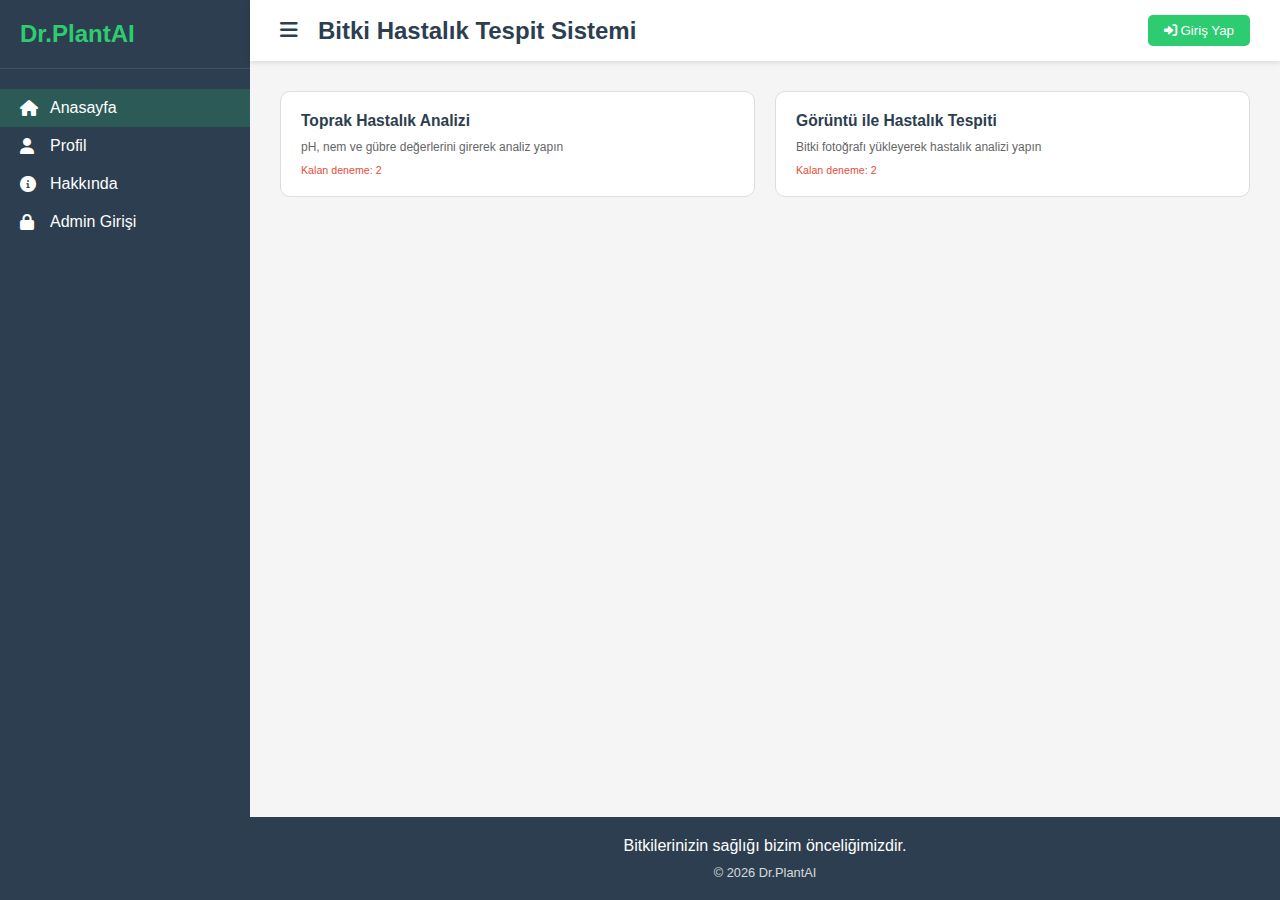
<file: frontend/index.html>
<!DOCTYPE html>
<html lang="tr">
<head>
    <meta charset="UTF-8">
    <meta name="viewport" content="width=device-width, initial-scale=1.0">
    <title>Bitki Hastalık Tespit</title>
    <link rel="stylesheet" href="styles.css">
    <link rel="stylesheet" href="https://cdnjs.cloudflare.com/ajax/libs/font-awesome/6.0.0/css/all.min.css">
</head>
<body>
    <!-- Login Modal -->
    <div id="loginModal" class="modal" style="display: none;">
        <div class="modal-content">
            <span class="close-modal">&times;</span>
            <h2>Giriş Yap</h2>
            <form id="loginForm" onsubmit="handleLogin(event)">
                <div class="form-group">
                    <label>E-posta:</label>
                    <input type="email" name="email" required>
                </div>
                <div class="form-group">
                    <label>Şifre:</label>
                    <input type="password" name="password" required>
                </div>
                <div class="button-group">
                    <button type="submit" class="login-submit">Giriş Yap</button>
                </div>
                <p class="register-link">Hesabınız yok mu? <a href="#" onclick="toggleRegisterModal()">Kayıt Ol</a></p>
            </form>
        </div>
    </div>

    <!-- Register Modal -->
    <div id="registerModal" class="modal" style="display: none;">
        <div class="modal-content">
            <span class="close-modal">&times;</span>
            <h2>Kayıt Ol</h2>
            <form id="registerForm" onsubmit="handleRegister(event)">
                <div class="form-group">
                    <label>Ad Soyad:</label>
                    <input type="text" name="fullName" required>
                </div>
                <div class="form-group">
                    <label>E-posta:</label>
                    <input type="email" name="email" required>
                </div>
                <div class="form-group">
                    <label>Şifre:</label>
                    <input type="password" name="password" required>
                </div>
                <div class="form-group">
                    <label>Şifre Tekrar:</label>
                    <input type="password" name="passwordConfirm" required>
                </div>
                <div class="button-group">
                    <button type="submit" class="login-submit">Kayıt Ol</button>
                </div>
                <p class="register-link">Zaten hesabınız var mı? <a href="#" onclick="toggleLoginModal()">Giriş Yap</a></p>
            </form>
        </div>
    </div>

    <div class="container">
        <!-- Sidebar -->
        <aside class="sidebar">
            <div class="sidebar-header">
                <h2>Dr.PlantAI</h2>
            </div>
            <nav class="sidebar-nav">
                <ul>
                    <li class="active">
                        <a href="index.html"><i class="fas fa-home"></i> Anasayfa</a>
                    </li>
                    <li>
                        <a href="profile.html"><i class="fas fa-user"></i> Profil</a>
                    </li>
                    <li>
                        <a href="about.html"><i class="fas fa-info-circle"></i> Hakkında</a>
                    </li>
                    <li>
                        <a href="admin-login.html"><i class="fas fa-lock"></i> Admin Girişi</a>
                    </li>
                </ul>
            </nav>
        </aside>

        <div class="main-content">
            <!-- Header -->
            <header class="header">
                <div class="header-left">
                    <button id="sidebar-toggle" class="sidebar-toggle">
                        <i class="fas fa-bars"></i>
                    </button>
                    <h1>Bitki Hastalık Tespit Sistemi</h1>
                </div>
                <div class="header-right">
                    <button class="login-button">
                        <i class="fas fa-sign-in-alt"></i> Giriş Yap
                    </button>
                </div>
            </header>

            <!-- Main Content -->
            <main class="content">
                <div id="trialError" class="trial-error" style="display: none;"></div>

                <div class="analysis-buttons">
                    <button class="analysis-choice-button" onclick="toggleSection('soil')">
                        <h3>Toprak Hastalık Analizi</h3>
                        <p>pH, nem ve gübre değerlerini girerek analiz yapın</p>
                        <small class="trials-left" id="soilTrials">Kalan deneme: 2</small>
                    </button>
                    <button class="analysis-choice-button" onclick="toggleSection('image')">
                        <h3>Görüntü ile Hastalık Tespiti</h3>
                        <p>Bitki fotoğrafı yükleyerek hastalık analizi yapın</p>
                        <small class="trials-left" id="imageTrials">Kalan deneme: 2</small>
                    </button>
                </div>

                <div id="soilPanel" class="analysis-panel soil-panel" style="display: none;">
                    <div class="analysis-content">
                        <button class="close-button" onclick="toggleSection('soil')">×</button>
                        <div class="analysis-form">
                            <h2>Toprak Hastalık Analizi</h2>
                            <form id="soilForm" onsubmit="handleSoilAnalysis(event)">
                                <div class="form-group">
                                    <label>pH Değeri:</label>
                                    <input type="number" step="0.1" name="ph" placeholder="6.0-8.0 arası bir değer girin" required>
                                </div>

                                <div class="form-group">
                                    <label>Nem Oranı (%):</label>
                                    <input type="number" name="moisture" placeholder="0-100 arası bir değer girin" required>
                                </div>

                                <div class="form-group">
                                    <label>Gübre Miktarı (kg/m²):</label>
                                    <input type="number" step="0.1" name="fertilizer" placeholder="Gübre miktarını girin" required>
                                </div>

                                <div class="button-group">
                                    <button type="submit" class="analyze-button">Analiz Et</button>
                                </div>
                            </form>
                        </div>
                        <div id="soilResult" class="result-container" style="display: none;">
                            <h3>Analiz Sonucu</h3>
                            <p id="soilResultText"></p>
                        </div>
                    </div>
                </div>

                <div id="imagePanel" class="analysis-panel image-panel" style="display: none;">
                    <div class="analysis-content">
                        <button class="close-button" onclick="toggleSection('image')">×</button>
                        <div class="analysis-form">
                            <h2>Görüntü ile Hastalık Tespiti</h2>
                            <form id="imageForm" onsubmit="handleImageAnalysis(event)">
                                <div class="form-group">
                                    <label>Bitki Fotoğrafı:</label>
                                    <div class="image-upload-container">
                                        <input type="file" accept="image/*" onchange="handleImageChange(event)" required>
                                        <div id="imagePreview" class="image-preview"></div>
                                    </div>
                                </div>

                                <div class="button-group">
                                    <button type="submit" class="analyze-button">Analiz Et</button>
                                </div>
                            </form>
                        </div>
                        <div id="imageResult" class="result-container" style="display: none;">
                            <h3>Analiz Sonucu</h3>
                            <p id="imageResultText"></p>
                        </div>
                    </div>
                </div>
            </main>

            <!-- Footer -->
            <footer class="footer">
                <div class="footer-content">
                    <p id="footerText">Bitkilerinizin sağlığı bizim önceliğimizdir.</p>
                    <p class="copyright">© <span id="currentYear"></span> Dr.PlantAI</p>
                </div>
            </footer>
        </div>
    </div>
    <script src="script.js"></script>
</body>
</html>
</file>
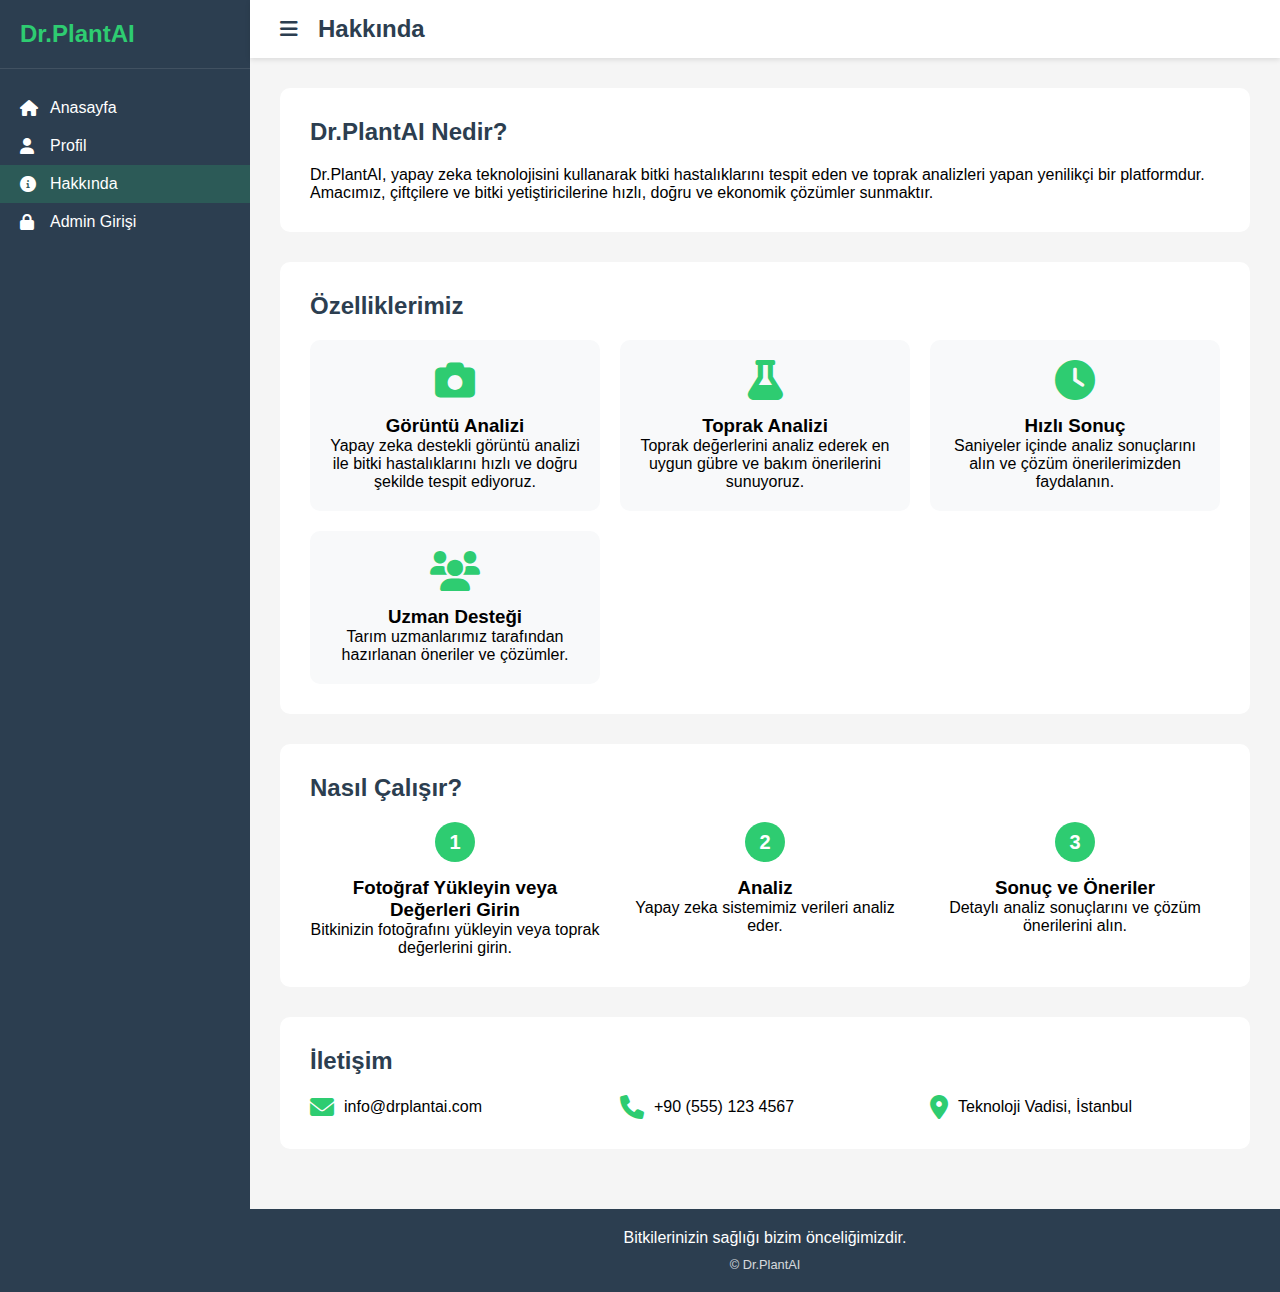
<file: frontend/about.html>
<!DOCTYPE html>
<html lang="tr">
<head>
    <meta charset="UTF-8">
    <meta name="viewport" content="width=device-width, initial-scale=1.0">
    <title>Hakkında - Dr.PlantAI</title>
    <link rel="stylesheet" href="styles.css">
    <link rel="stylesheet" href="https://cdnjs.cloudflare.com/ajax/libs/font-awesome/6.0.0/css/all.min.css">
</head>
<body>
    <div class="container">
        <!-- Sidebar -->
        <aside class="sidebar">
            <div class="sidebar-header">
                <h2>Dr.PlantAI</h2>
            </div>
            <nav class="sidebar-nav">
                <ul>
                    <li>
                        <a href="index.html"><i class="fas fa-home"></i> Anasayfa</a>
                    </li>
                    <li>
                        <a href="profile.html"><i class="fas fa-user"></i> Profil</a>
                    </li>
                    <li class="active">
                        <a href="about.html"><i class="fas fa-info-circle"></i> Hakkında</a>
                    </li>
                    <li>
                        <a href="admin.html"><i class="fas fa-lock"></i> Admin Girişi</a>
                    </li>
                </ul>
            </nav>
        </aside>

        <div class="main-content">
            <!-- Header -->
            <header class="header">
                <div class="header-left">
                    <button id="sidebar-toggle" class="sidebar-toggle">
                        <i class="fas fa-bars"></i>
                    </button>
                    <h1>Hakkında</h1>
                </div>
            </header>

            <!-- Main Content -->
            <main class="content">
                <div class="about-container">
                    <section class="about-section">
                        <h2>Dr.PlantAI Nedir?</h2>
                        <p>Dr.PlantAI, yapay zeka teknolojisini kullanarak bitki hastalıklarını tespit eden ve toprak analizleri yapan yenilikçi bir platformdur. Amacımız, çiftçilere ve bitki yetiştiricilerine hızlı, doğru ve ekonomik çözümler sunmaktır.</p>
                    </section>

                    <section class="about-section">
                        <h2>Özelliklerimiz</h2>
                        <div class="features-grid">
                            <div class="feature-card">
                                <i class="fas fa-camera"></i>
                                <h3>Görüntü Analizi</h3>
                                <p>Yapay zeka destekli görüntü analizi ile bitki hastalıklarını hızlı ve doğru şekilde tespit ediyoruz.</p>
                            </div>
                            <div class="feature-card">
                                <i class="fas fa-flask"></i>
                                <h3>Toprak Analizi</h3>
                                <p>Toprak değerlerini analiz ederek en uygun gübre ve bakım önerilerini sunuyoruz.</p>
                            </div>
                            <div class="feature-card">
                                <i class="fas fa-clock"></i>
                                <h3>Hızlı Sonuç</h3>
                                <p>Saniyeler içinde analiz sonuçlarını alın ve çözüm önerilerimizden faydalanın.</p>
                            </div>
                            <div class="feature-card">
                                <i class="fas fa-users"></i>
                                <h3>Uzman Desteği</h3>
                                <p>Tarım uzmanlarımız tarafından hazırlanan öneriler ve çözümler.</p>
                            </div>
                        </div>
                    </section>

                    <section class="about-section">
                        <h2>Nasıl Çalışır?</h2>
                        <div class="how-it-works">
                            <div class="step">
                                <div class="step-number">1</div>
                                <h3>Fotoğraf Yükleyin veya Değerleri Girin</h3>
                                <p>Bitkinizin fotoğrafını yükleyin veya toprak değerlerini girin.</p>
                            </div>
                            <div class="step">
                                <div class="step-number">2</div>
                                <h3>Analiz</h3>
                                <p>Yapay zeka sistemimiz verileri analiz eder.</p>
                            </div>
                            <div class="step">
                                <div class="step-number">3</div>
                                <h3>Sonuç ve Öneriler</h3>
                                <p>Detaylı analiz sonuçlarını ve çözüm önerilerini alın.</p>
                            </div>
                        </div>
                    </section>

                    <section class="about-section">
                        <h2>İletişim</h2>
                        <div class="contact-info">
                            <div class="contact-item">
                                <i class="fas fa-envelope"></i>
                                <p>info@drplantai.com</p>
                            </div>
                            <div class="contact-item">
                                <i class="fas fa-phone"></i>
                                <p>+90 (555) 123 4567</p>
                            </div>
                            <div class="contact-item">
                                <i class="fas fa-map-marker-alt"></i>
                                <p>Teknoloji Vadisi, İstanbul</p>
                            </div>
                        </div>
                    </section>
                </div>
            </main>

            <!-- Footer -->
            <footer class="footer">
                <div class="footer-content">
                    <p>Bitkilerinizin sağlığı bizim önceliğimizdir.</p>
                    <p class="copyright">© <span id="currentYear"></span> Dr.PlantAI</p>
                </div>
            </footer>
        </div>
    </div>
    <script src="script.js"></script>
</body>
</html>
</file>
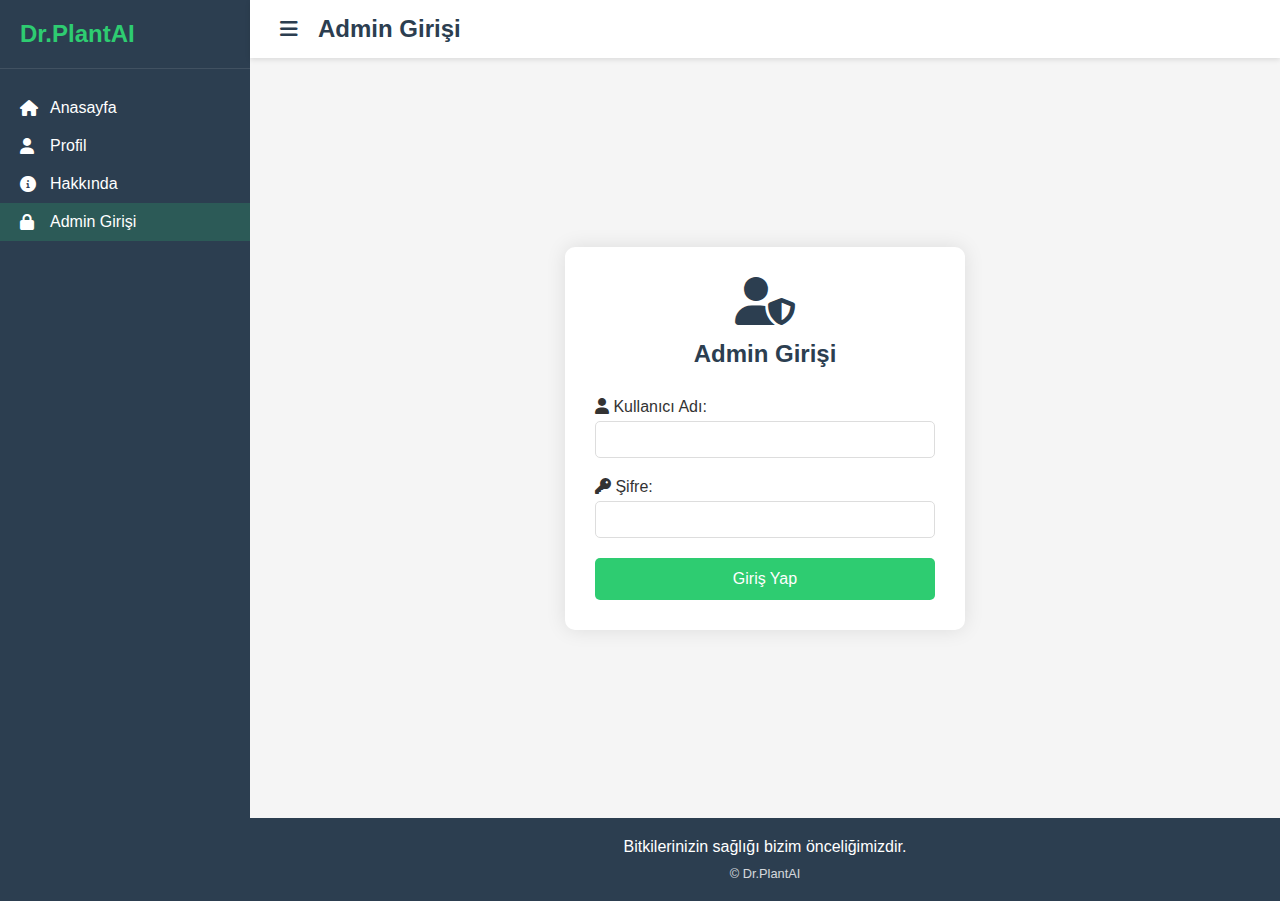
<file: frontend/admin-login.html>
<!DOCTYPE html>
<html lang="tr">
<head>
    <meta charset="UTF-8">
    <meta name="viewport" content="width=device-width, initial-scale=1.0">
    <title>Admin Girişi - Dr.PlantAI</title>
    <link rel="stylesheet" href="styles.css">
    <link rel="stylesheet" href="https://cdnjs.cloudflare.com/ajax/libs/font-awesome/6.0.0/css/all.min.css">
</head>
<body>
    <div class="container">
        <!-- Sidebar -->
        <aside class="sidebar">
            <div class="sidebar-header">
                <h2>Dr.PlantAI</h2>
            </div>
            <nav class="sidebar-nav">
                <ul>
                    <li>
                        <a href="index.html"><i class="fas fa-home"></i> Anasayfa</a>
                    </li>
                    <li>
                        <a href="profile.html"><i class="fas fa-user"></i> Profil</a>
                    </li>
                    <li>
                        <a href="about.html"><i class="fas fa-info-circle"></i> Hakkında</a>
                    </li>
                    <li class="active">
                        <a href="admin-login.html"><i class="fas fa-lock"></i> Admin Girişi</a>
                    </li>
                </ul>
            </nav>
        </aside>

        <div class="main-content">
            <!-- Header -->
            <header class="header">
                <div class="header-left">
                    <button id="sidebar-toggle" class="sidebar-toggle">
                        <i class="fas fa-bars"></i>
                    </button>
                    <h1>Admin Girişi</h1>
                </div>
            </header>

            <!-- Main Content -->
            <main class="content">
                <div class="admin-login-container">
                    <div class="admin-login-box">
                        <div class="admin-login-header">
                            <i class="fas fa-user-shield"></i>
                            <h2>Admin Girişi</h2>
                        </div>
                        <form id="adminLoginForm" onsubmit="handleAdminLogin(event)">
                            <div class="form-group">
                                <label><i class="fas fa-user"></i> Kullanıcı Adı:</label>
                                <input type="text" name="username" required>
                            </div>
                            <div class="form-group">
                                <label><i class="fas fa-key"></i> Şifre:</label>
                                <input type="password" name="password" required>
                            </div>
                            <div id="adminLoginError" class="error-message" style="display: none;"></div>
                            <div class="button-group">
                                <button type="submit" class="login-submit">Giriş Yap</button>
                            </div>
                        </form>
                    </div>
                </div>
            </main>

            <!-- Footer -->
            <footer class="footer">
                <div class="footer-content">
                    <p>Bitkilerinizin sağlığı bizim önceliğimizdir.</p>
                    <p class="copyright">© <span id="currentYear"></span> Dr.PlantAI</p>
                </div>
            </footer>
        </div>
    </div>
    <script src="script.js"></script>
</body>
</html>
</file>
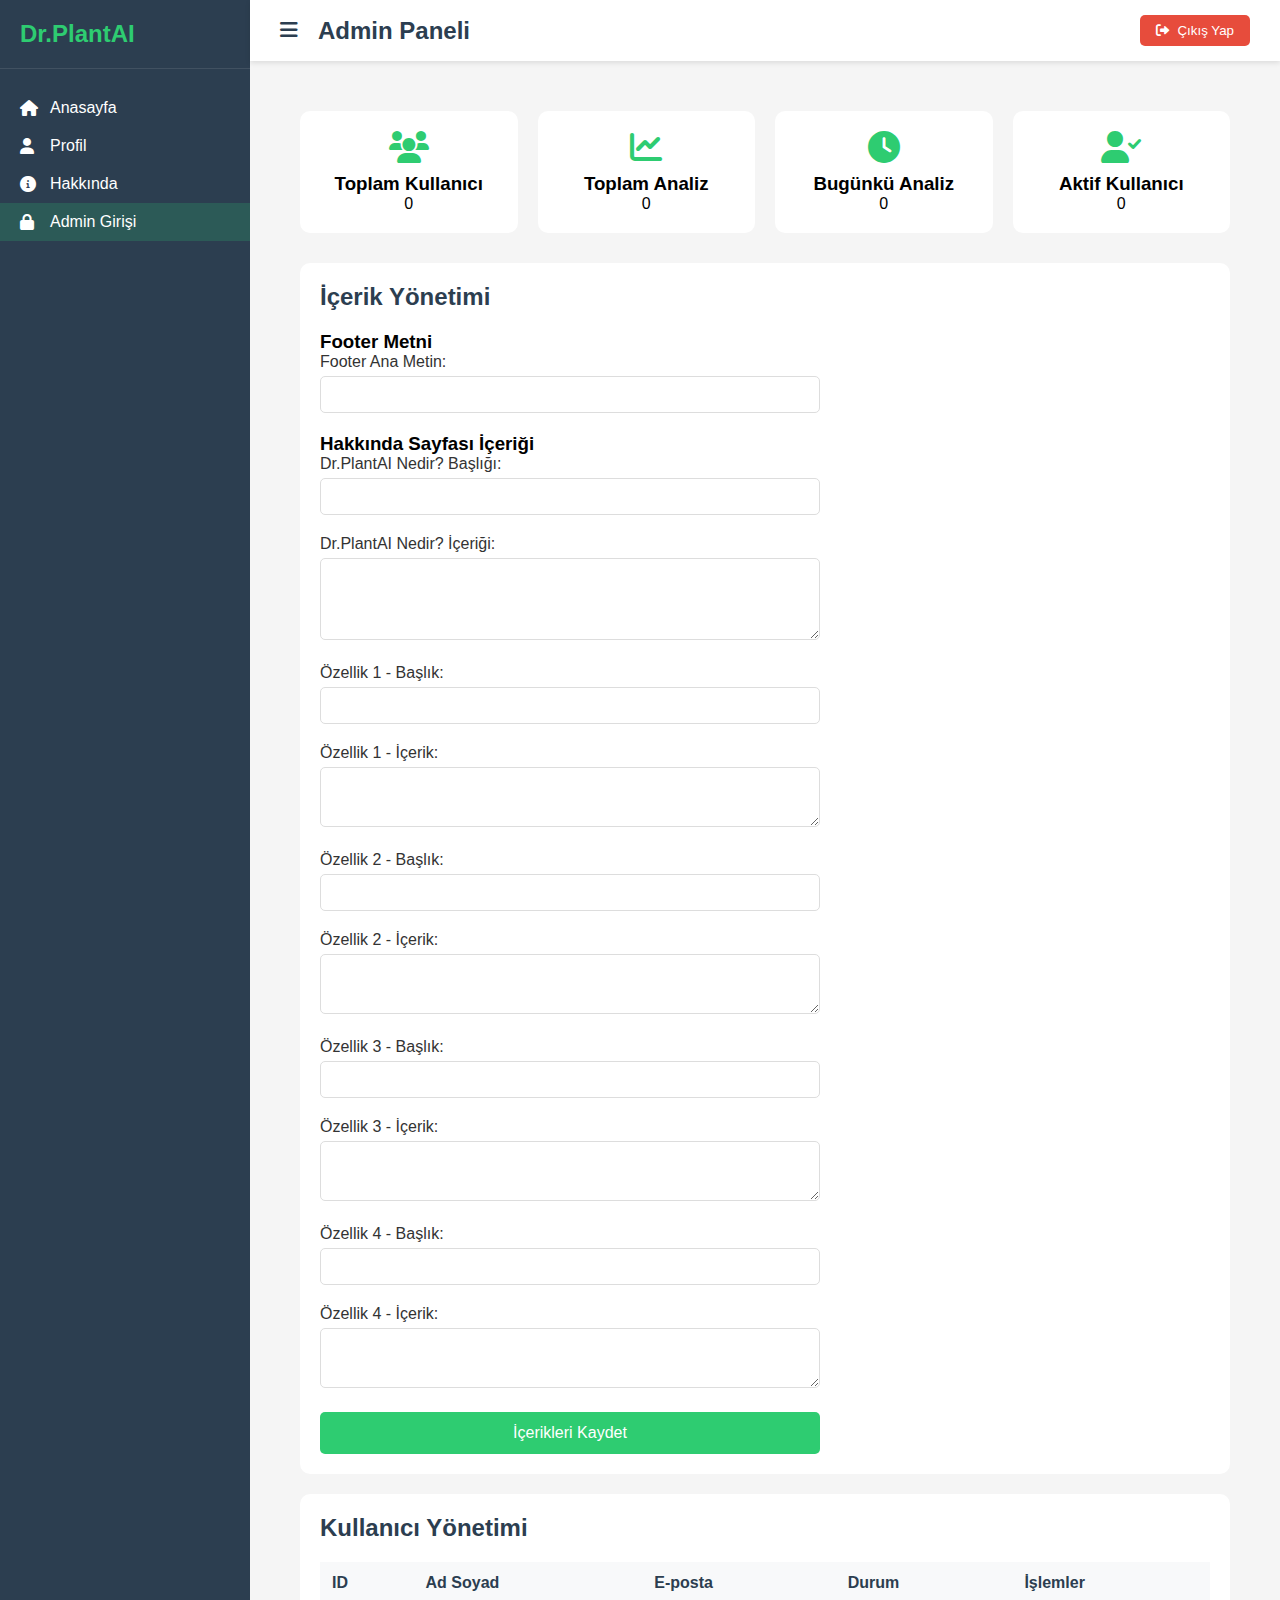
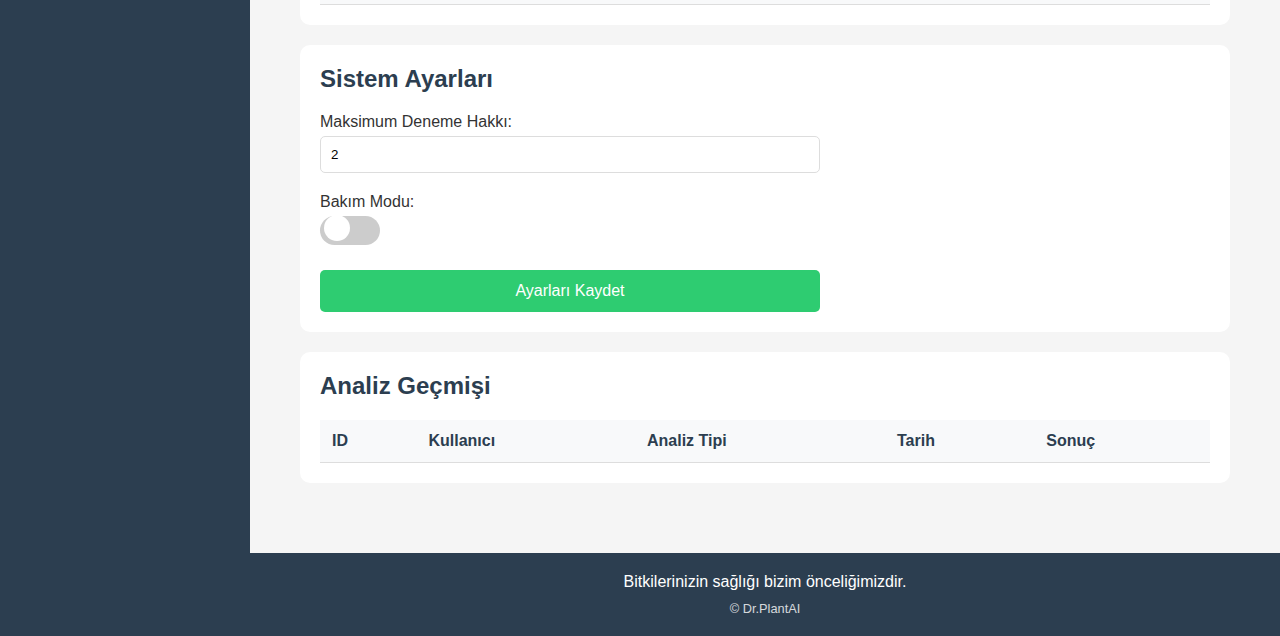
<file: frontend/admin.html>
<!DOCTYPE html>
<html lang="tr">
<head>
    <meta charset="UTF-8">
    <meta name="viewport" content="width=device-width, initial-scale=1.0">
    <title>Admin Paneli - Dr.PlantAI</title>
    <link rel="stylesheet" href="styles.css">
    <link rel="stylesheet" href="https://cdnjs.cloudflare.com/ajax/libs/font-awesome/6.0.0/css/all.min.css">
</head>
<body>
    <div class="container">
        <!-- Sidebar -->
        <aside class="sidebar">
            <div class="sidebar-header">
                <h2>Dr.PlantAI</h2>
            </div>
            <nav class="sidebar-nav">
                <ul>
                    <li>
                        <a href="index.html"><i class="fas fa-home"></i> Anasayfa</a>
                    </li>
                    <li>
                        <a href="profile.html"><i class="fas fa-user"></i> Profil</a>
                    </li>
                    <li>
                        <a href="about.html"><i class="fas fa-info-circle"></i> Hakkında</a>
                    </li>
                    <li class="active">
                        <a href="admin.html"><i class="fas fa-lock"></i> Admin Girişi</a>
                    </li>
                </ul>
            </nav>
        </aside>

        <div class="main-content">
            <!-- Header -->
            <header class="header">
                <div class="header-left">
                    <button id="sidebar-toggle" class="sidebar-toggle">
                        <i class="fas fa-bars"></i>
                    </button>
                    <h1>Admin Paneli</h1>
                </div>
                <div class="header-right">
                    <button class="logout-button">
                        <i class="fas fa-sign-out-alt"></i> Çıkış Yap
                    </button>
                </div>
            </header>

            <!-- Main Content -->
            <main class="content">
                <div class="admin-container">
                    <div class="admin-stats">
                        <div class="stat-card">
                            <i class="fas fa-users"></i>
                            <h3>Toplam Kullanıcı</h3>
                            <p id="totalUsers">0</p>
                        </div>
                        <div class="stat-card">
                            <i class="fas fa-chart-line"></i>
                            <h3>Toplam Analiz</h3>
                            <p id="totalAnalysis">0</p>
                        </div>
                        <div class="stat-card">
                            <i class="fas fa-clock"></i>
                            <h3>Bugünkü Analiz</h3>
                            <p id="todayAnalysis">0</p>
                        </div>
                        <div class="stat-card">
                            <i class="fas fa-user-check"></i>
                            <h3>Aktif Kullanıcı</h3>
                            <p id="activeUsers">0</p>
                        </div>
                    </div>

                    <div class="admin-section">
                        <h2>İçerik Yönetimi</h2>
                        <form id="contentManagementForm" class="settings-form">
                            <h3>Footer Metni</h3>
                            <div class="form-group">
                                <label>Footer Ana Metin:</label>
                                <input type="text" name="footerText" id="footerText">
                            </div>

                            <h3>Hakkında Sayfası İçeriği</h3>
                            <div class="form-group">
                                <label>Dr.PlantAI Nedir? Başlığı:</label>
                                <input type="text" name="aboutTitle" id="aboutTitle">
                            </div>
                            <div class="form-group">
                                <label>Dr.PlantAI Nedir? İçeriği:</label>
                                <textarea name="aboutContent" id="aboutContent" rows="4"></textarea>
                            </div>

                            <div class="form-group">
                                <label>Özellik 1 - Başlık:</label>
                                <input type="text" name="feature1Title" id="feature1Title">
                            </div>
                            <div class="form-group">
                                <label>Özellik 1 - İçerik:</label>
                                <textarea name="feature1Content" id="feature1Content" rows="2"></textarea>
                            </div>

                            <div class="form-group">
                                <label>Özellik 2 - Başlık:</label>
                                <input type="text" name="feature2Title" id="feature2Title">
                            </div>
                            <div class="form-group">
                                <label>Özellik 2 - İçerik:</label>
                                <textarea name="feature2Content" id="feature2Content" rows="2"></textarea>
                            </div>

                            <div class="form-group">
                                <label>Özellik 3 - Başlık:</label>
                                <input type="text" name="feature3Title" id="feature3Title">
                            </div>
                            <div class="form-group">
                                <label>Özellik 3 - İçerik:</label>
                                <textarea name="feature3Content" id="feature3Content" rows="2"></textarea>
                            </div>

                            <div class="form-group">
                                <label>Özellik 4 - Başlık:</label>
                                <input type="text" name="feature4Title" id="feature4Title">
                            </div>
                            <div class="form-group">
                                <label>Özellik 4 - İçerik:</label>
                                <textarea name="feature4Content" id="feature4Content" rows="2"></textarea>
                            </div>

                            <div class="button-group">
                                <button type="submit" class="save-button">İçerikleri Kaydet</button>
                            </div>
                        </form>
                    </div>

                    <div class="admin-section">
                        <h2>Kullanıcı Yönetimi</h2>
                        <div class="table-container">
                            <table class="admin-table">
                                <thead>
                                    <tr>
                                        <th>ID</th>
                                        <th>Ad Soyad</th>
                                        <th>E-posta</th>
                                        <th>Durum</th>
                                        <th>İşlemler</th>
                                    </tr>
                                </thead>
                                <tbody id="userTableBody">
                                    <!-- Kullanıcı listesi dinamik olarak eklenecek -->
                                </tbody>
                            </table>
                        </div>
                    </div>

                    <div class="admin-section">
                        <h2>Sistem Ayarları</h2>
                        <form id="systemSettingsForm" class="settings-form">
                            <div class="form-group">
                                <label>Maksimum Deneme Hakkı:</label>
                                <input type="number" name="maxTrials" value="2">
                            </div>
                            <div class="form-group">
                                <label>Bakım Modu:</label>
                                <div class="toggle-switch">
                                    <input type="checkbox" id="maintenanceMode">
                                    <label for="maintenanceMode"></label>
                                </div>
                            </div>
                            <div class="button-group">
                                <button type="submit" class="save-button">Ayarları Kaydet</button>
                            </div>
                        </form>
                    </div>

                    <div class="admin-section">
                        <h2>Analiz Geçmişi</h2>
                        <div class="table-container">
                            <table class="admin-table">
                                <thead>
                                    <tr>
                                        <th>ID</th>
                                        <th>Kullanıcı</th>
                                        <th>Analiz Tipi</th>
                                        <th>Tarih</th>
                                        <th>Sonuç</th>
                                    </tr>
                                </thead>
                                <tbody id="analysisTableBody">
                                    <!-- Analiz geçmişi dinamik olarak eklenecek -->
                                </tbody>
                            </table>
                        </div>
                    </div>
                </div>
            </main>

            <!-- Footer -->
            <footer class="footer">
                <div class="footer-content">
                    <p id="footerText">Bitkilerinizin sağlığı bizim önceliğimizdir.</p>
                    <p class="copyright">© <span id="currentYear"></span> Dr.PlantAI</p>
                </div>
            </footer>
        </div>
    </div>
    <script src="script.js"></script>
</body>
</html>
</file>
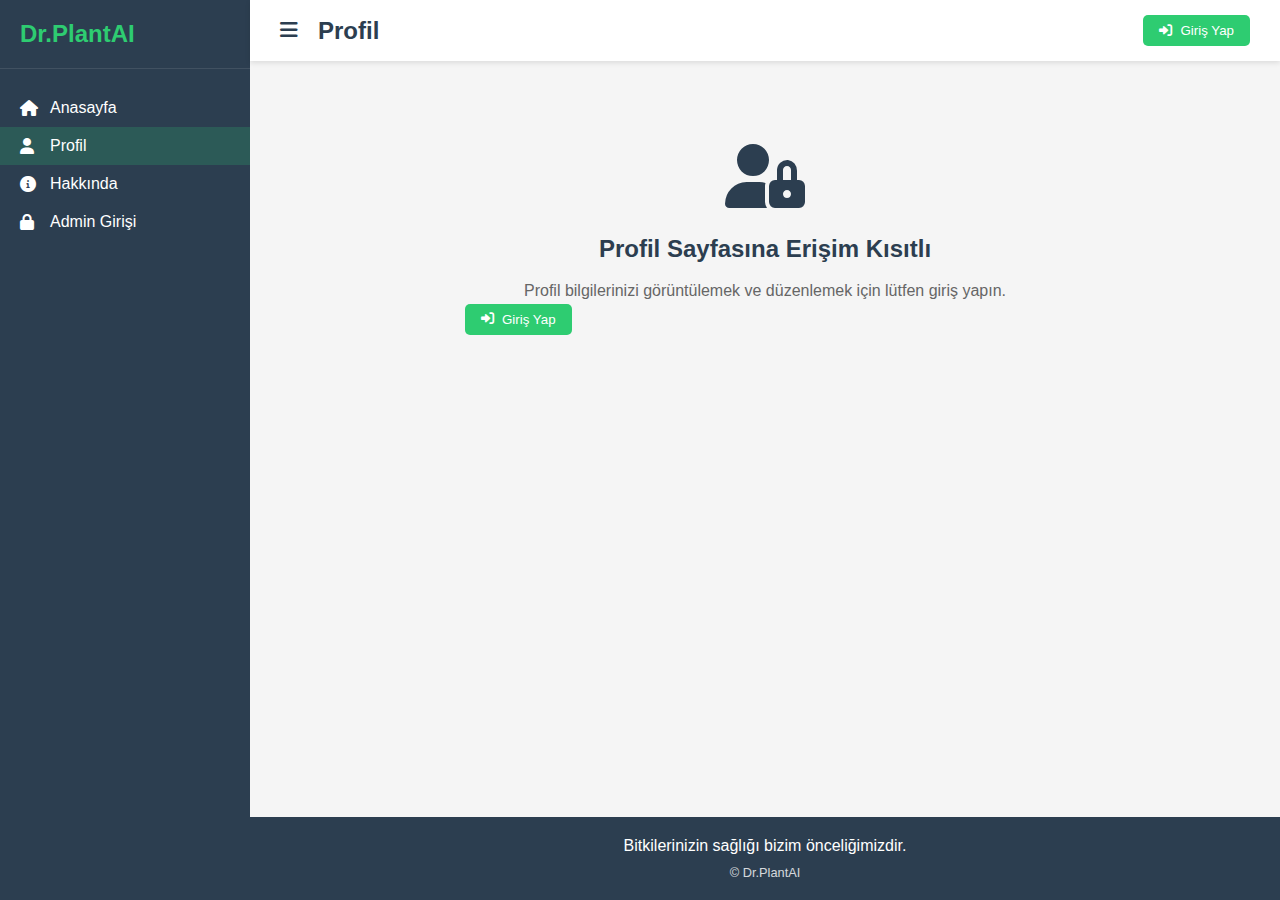
<file: frontend/profile.html>
<!DOCTYPE html>
<html lang="tr">
<head>
    <meta charset="UTF-8">
    <meta name="viewport" content="width=device-width, initial-scale=1.0">
    <title>Profil - Dr.PlantAI</title>
    <link rel="stylesheet" href="styles.css">
    <link rel="stylesheet" href="https://cdnjs.cloudflare.com/ajax/libs/font-awesome/6.0.0/css/all.min.css">
</head>
<body>
    <div class="container">
        <!-- Sidebar -->
        <aside class="sidebar">
            <div class="sidebar-header">
                <h2>Dr.PlantAI</h2>
            </div>
            <nav class="sidebar-nav">
                <ul>
                    <li>
                        <a href="index.html"><i class="fas fa-home"></i> Anasayfa</a>
                    </li>
                    <li class="active">
                        <a href="profile.html"><i class="fas fa-user"></i> Profil</a>
                    </li>
                    <li>
                        <a href="about.html"><i class="fas fa-info-circle"></i> Hakkında</a>
                    </li>
                    <li>
                        <a href="admin-login.html"><i class="fas fa-lock"></i> Admin Girişi</a>
                    </li>
                </ul>
            </nav>
        </aside>

        <div class="main-content">
            <!-- Header -->
            <header class="header">
                <div class="header-left">
                    <button id="sidebar-toggle" class="sidebar-toggle">
                        <i class="fas fa-bars"></i>
                    </button>
                    <h1>Profil</h1>
                </div>
                <div class="header-right">
                    <button class="login-button" id="headerLoginBtn">
                        <i class="fas fa-sign-in-alt"></i> Giriş Yap
                    </button>
                </div>
            </header>

            <!-- Main Content -->
            <main class="content">
                <!-- Giriş yapmamış kullanıcılar için görünüm -->
                <div id="guestView" class="guest-profile-container">
                    <div class="guest-profile-icon">
                        <i class="fas fa-user-lock"></i>
                    </div>
                    <div class="guest-profile-message">
                        <h2>Profil Sayfasına Erişim Kısıtlı</h2>
                        <p>Profil bilgilerinizi görüntülemek ve düzenlemek için lütfen giriş yapın.</p>
                        <button class="login-button" onclick="toggleLoginModal()">
                            <i class="fas fa-sign-in-alt"></i> Giriş Yap
                        </button>
                    </div>
                </div>

                <!-- Giriş yapmış kullanıcılar için görünüm -->
                <div id="userView" class="profile-container" style="display: none;">
                    <div class="profile-header">
                        <div class="profile-avatar">
                            <i class="fas fa-user-circle"></i>
                        </div>
                        <div class="profile-info">
                            <h2 id="userName">Kullanıcı Adı</h2>
                            <p id="userEmail">kullanici@email.com</p>
                        </div>
                    </div>

                    <div class="profile-stats">
                        <div class="stat-card">
                            <h3>Toprak Analizi</h3>
                            <p>Toplam: <span id="soilAnalysisCount">0</span></p>
                        </div>
                        <div class="stat-card">
                            <h3>Görüntü Analizi</h3>
                            <p>Toplam: <span id="imageAnalysisCount">0</span></p>
                        </div>
                    </div>

                    <div class="profile-section">
                        <h3>Son Analizler</h3>
                        <div class="analysis-history" id="analysisHistory">
                            <!-- Analiz geçmişi dinamik olarak eklenecek -->
                        </div>
                    </div>

                    <div class="profile-section">
                        <h3>Hesap Ayarları</h3>
                        <form id="profileSettingsForm" class="settings-form">
                            <div class="form-group">
                                <label>Ad Soyad:</label>
                                <input type="text" name="fullName" value="Kullanıcı Adı">
                            </div>
                            <div class="form-group">
                                <label>E-posta:</label>
                                <input type="email" name="email" value="kullanici@email.com">
                            </div>
                            <div class="form-group">
                                <label>Yeni Şifre:</label>
                                <input type="password" name="newPassword">
                            </div>
                            <div class="form-group">
                                <label>Şifre Tekrar:</label>
                                <input type="password" name="confirmPassword">
                            </div>
                            <div class="button-group">
                                <button type="submit" class="save-button">Değişiklikleri Kaydet</button>
                            </div>
                        </form>
                    </div>
                </div>
            </main>

            <!-- Footer -->
            <footer class="footer">
                <div class="footer-content">
                    <p>Bitkilerinizin sağlığı bizim önceliğimizdir.</p>
                    <p class="copyright">© <span id="currentYear"></span> Dr.PlantAI</p>
                </div>
            </footer>
        </div>
    </div>
    <script src="script.js"></script>
</body>
</html>
</file>
<file: frontend/styles.css>
* {
    margin: 0;
    padding: 0;
    box-sizing: border-box;
}

body {
    font-family: Arial, sans-serif;
    background-color: #f5f5f5;
    min-height: 100vh;
}

.container {
    display: flex;
    min-height: 100vh;
}

/* Sidebar Styles */
.sidebar {
    width: 250px;
    background-color: #2c3e50;
    color: white;
    padding: 20px 0;
    transition: all 0.3s ease;
}

.sidebar-header {
    padding: 0 20px 20px;
    border-bottom: 1px solid rgba(255, 255, 255, 0.1);
}

.sidebar-header h2 {
    color: #2ecc71;
    font-size: 24px;
}

.sidebar-nav ul {
    list-style: none;
    padding: 20px 0;
}

.sidebar-nav li {
    padding: 10px 20px;
    transition: background-color 0.3s;
}

.sidebar-nav li:hover, .sidebar-nav li.active {
    background-color: rgba(46, 204, 113, 0.2);
}

.sidebar-nav a {
    color: white;
    text-decoration: none;
    display: flex;
    align-items: center;
    gap: 10px;
}

.sidebar-nav i {
    width: 20px;
}

/* Main Content Styles */
.main-content {
    flex: 1;
    display: flex;
    flex-direction: column;
    min-height: 100vh;
}

/* Header Styles */
.header {
    background-color: white;
    padding: 15px 30px;
    display: flex;
    justify-content: space-between;
    align-items: center;
    box-shadow: 0 2px 5px rgba(0, 0, 0, 0.1);
}

.header-left {
    display: flex;
    align-items: center;
    gap: 20px;
}

.header h1 {
    font-size: 24px;
    color: #2c3e50;
}

.sidebar-toggle {
    background: none;
    border: none;
    font-size: 20px;
    cursor: pointer;
    color: #2c3e50;
}

.login-button {
    background-color: #2ecc71;
    color: white;
    border: none;
    padding: 8px 16px;
    border-radius: 5px;
    cursor: pointer;
    display: flex;
    align-items: center;
    gap: 8px;
    transition: background-color 0.3s;
}

.login-button:hover {
    background-color: #27ae60;
}

/* Content Styles */
.content {
    flex: 1;
    padding: 30px;
    overflow-y: auto;
}

/* Existing styles */
.trial-error {
    background-color: #ff6b6b;
    color: white;
    padding: 10px;
    text-align: center;
    margin-bottom: 20px;
    border-radius: 5px;
}

.analysis-buttons {
    display: grid;
    grid-template-columns: repeat(auto-fit, minmax(300px, 1fr));
    gap: 20px;
    margin-bottom: 30px;
}

.analysis-choice-button {
    background-color: white;
    border: 1px solid #ddd;
    border-radius: 10px;
    padding: 20px;
    cursor: pointer;
    transition: transform 0.2s, box-shadow 0.2s;
    text-align: left;
}

.analysis-choice-button:hover {
    transform: translateY(-5px);
    box-shadow: 0 5px 15px rgba(0, 0, 0, 0.1);
}

.analysis-choice-button h3 {
    color: #2c3e50;
    margin-bottom: 10px;
}

.analysis-choice-button p {
    color: #666;
    font-size: 0.9em;
}

.trials-left {
    display: block;
    margin-top: 10px;
    color: #e74c3c;
    font-size: 0.8em;
}

.analysis-panel {
    position: fixed;
    top: 50%;
    left: 50%;
    transform: translate(-50%, -50%);
    background-color: white;
    padding: 30px;
    border-radius: 15px;
    box-shadow: 0 5px 25px rgba(0, 0, 0, 0.2);
    width: 90%;
    max-width: 600px;
    max-height: 90vh;
    overflow-y: auto;
    z-index: 1000;
}

.close-button {
    position: absolute;
    top: 10px;
    right: 10px;
    background: none;
    border: none;
    font-size: 24px;
    cursor: pointer;
    color: #666;
}

.analysis-form {
    margin-top: 20px;
}

.form-group {
    margin-bottom: 20px;
}

.form-group label {
    display: block;
    margin-bottom: 5px;
    color: #333;
}

.form-group input {
    width: 100%;
    padding: 10px;
    border: 1px solid #ddd;
    border-radius: 5px;
}

.form-group textarea {
    width: 100%;
    padding: 10px;
    border: 1px solid #ddd;
    border-radius: 5px;
    resize: vertical;
    min-height: 60px;
    font-family: inherit;
}

.form-group h3 {
    margin: 20px 0 10px;
    color: #2c3e50;
    font-size: 1.1em;
}

.button-group {
    text-align: center;
    margin-top: 20px;
}

.analyze-button {
    background-color: #2ecc71;
    color: white;
    padding: 12px 30px;
    border: none;
    border-radius: 5px;
    cursor: pointer;
    font-size: 16px;
    transition: background-color 0.2s;
}

.analyze-button:hover {
    background-color: #27ae60;
}

.result-container {
    margin-top: 20px;
    padding: 20px;
    background-color: #f8f9fa;
    border-radius: 5px;
}

.image-upload-container {
    border: 2px dashed #ddd;
    padding: 20px;
    text-align: center;
    border-radius: 5px;
}

.image-preview {
    margin-top: 15px;
}

.image-preview img {
    max-width: 100%;
    max-height: 300px;
    border-radius: 5px;
}

/* Footer Styles */
.footer {
    background-color: #2c3e50;
    color: white;
    padding: 20px;
    text-align: center;
    margin-top: auto;
}

.copyright {
    margin-top: 10px;
    font-size: 0.8em;
    opacity: 0.8;
}

/* Responsive Design */
@media (max-width: 768px) {
    .sidebar {
        position: fixed;
        left: -250px;
        height: 100vh;
        z-index: 1000;
    }

    .sidebar.active {
        left: 0;
    }

    .main-content {
        margin-left: 0;
    }

    .header h1 {
        font-size: 20px;
    }
}

/* Modal Styles */
.modal {
    position: fixed;
    top: 0;
    left: 0;
    width: 100%;
    height: 100%;
    background-color: rgba(0, 0, 0, 0.5);
    display: flex;
    justify-content: center;
    align-items: center;
    z-index: 2000;
}

.modal-content {
    background-color: white;
    padding: 30px;
    border-radius: 10px;
    width: 90%;
    max-width: 400px;
    position: relative;
}

.close-modal {
    position: absolute;
    top: 10px;
    right: 15px;
    font-size: 24px;
    cursor: pointer;
    color: #666;
}

.register-link {
    text-align: center;
    margin-top: 15px;
    font-size: 0.9em;
    color: #666;
}

.register-link a {
    color: #2ecc71;
    text-decoration: none;
}

.register-link a:hover {
    text-decoration: underline;
}

.login-submit {
    background-color: #2ecc71;
    color: white;
    padding: 12px 30px;
    border: none;
    border-radius: 5px;
    cursor: pointer;
    font-size: 16px;
    width: 100%;
    transition: background-color 0.2s;
}

.login-submit:hover {
    background-color: #27ae60;
}

/* Profile Styles */
.profile-container {
    max-width: 800px;
    margin: 0 auto;
}

.profile-header {
    display: flex;
    align-items: center;
    gap: 20px;
    margin-bottom: 30px;
}

.profile-avatar {
    font-size: 64px;
    color: #2c3e50;
}

.profile-info h2 {
    margin-bottom: 5px;
    color: #2c3e50;
}

.profile-info p {
    color: #666;
}

.profile-stats {
    display: grid;
    grid-template-columns: repeat(auto-fit, minmax(200px, 1fr));
    gap: 20px;
    margin-bottom: 30px;
}

.profile-section {
    background-color: white;
    padding: 20px;
    border-radius: 10px;
    margin-bottom: 20px;
}

.profile-section h3 {
    margin-bottom: 15px;
    color: #2c3e50;
}

.settings-form {
    max-width: 500px;
}

.save-button {
    background-color: #2ecc71;
    color: white;
    padding: 12px 30px;
    border: none;
    border-radius: 5px;
    cursor: pointer;
    font-size: 16px;
    width: 100%;
}

/* About Page Styles */
.about-container {
    max-width: 1000px;
    margin: 0 auto;
}

.about-section {
    background-color: white;
    padding: 30px;
    border-radius: 10px;
    margin-bottom: 30px;
}

.about-section h2 {
    color: #2c3e50;
    margin-bottom: 20px;
}

.features-grid {
    display: grid;
    grid-template-columns: repeat(auto-fit, minmax(250px, 1fr));
    gap: 20px;
}

.feature-card {
    text-align: center;
    padding: 20px;
    background-color: #f8f9fa;
    border-radius: 10px;
}

.feature-card i {
    font-size: 40px;
    color: #2ecc71;
    margin-bottom: 15px;
}

.how-it-works {
    display: grid;
    grid-template-columns: repeat(auto-fit, minmax(200px, 1fr));
    gap: 20px;
}

.step {
    text-align: center;
    position: relative;
}

.step-number {
    width: 40px;
    height: 40px;
    background-color: #2ecc71;
    color: white;
    border-radius: 50%;
    display: flex;
    align-items: center;
    justify-content: center;
    margin: 0 auto 15px;
    font-size: 20px;
    font-weight: bold;
}

.contact-info {
    display: grid;
    grid-template-columns: repeat(auto-fit, minmax(200px, 1fr));
    gap: 20px;
}

.contact-item {
    display: flex;
    align-items: center;
    gap: 10px;
}

.contact-item i {
    font-size: 24px;
    color: #2ecc71;
}

/* Admin Panel Styles */
.admin-container {
    padding: 20px;
}

.admin-stats {
    display: grid;
    grid-template-columns: repeat(auto-fit, minmax(200px, 1fr));
    gap: 20px;
    margin-bottom: 30px;
}

.stat-card {
    background-color: white;
    padding: 20px;
    border-radius: 10px;
    text-align: center;
}

.stat-card i {
    font-size: 32px;
    color: #2ecc71;
    margin-bottom: 10px;
}

.admin-section {
    background-color: white;
    padding: 20px;
    border-radius: 10px;
    margin-bottom: 20px;
}

.admin-section h2 {
    margin-bottom: 20px;
    color: #2c3e50;
}

.table-container {
    overflow-x: auto;
}

.admin-table {
    width: 100%;
    border-collapse: collapse;
}

.admin-table th,
.admin-table td {
    padding: 12px;
    text-align: left;
    border-bottom: 1px solid #ddd;
}

.admin-table th {
    background-color: #f8f9fa;
    font-weight: bold;
    color: #2c3e50;
}

.toggle-switch {
    position: relative;
    display: inline-block;
    width: 60px;
    height: 34px;
}

.toggle-switch input {
    opacity: 0;
    width: 0;
    height: 0;
}

.toggle-switch label {
    position: absolute;
    cursor: pointer;
    top: 0;
    left: 0;
    right: 0;
    bottom: 0;
    background-color: #ccc;
    transition: .4s;
    border-radius: 34px;
}

.toggle-switch label:before {
    position: absolute;
    content: "";
    height: 26px;
    width: 26px;
    left: 4px;
    bottom: 4px;
    background-color: white;
    transition: .4s;
    border-radius: 50%;
}

.toggle-switch input:checked + label {
    background-color: #2ecc71;
}

.toggle-switch input:checked + label:before {
    transform: translateX(26px);
}

/* Login/Register Modal Styles */
.modal {
    position: fixed;
    top: 0;
    left: 0;
    width: 100%;
    height: 100%;
    background-color: rgba(0, 0, 0, 0.5);
    display: flex;
    justify-content: center;
    align-items: center;
    z-index: 2000;
}

.modal-content {
    background-color: white;
    padding: 30px;
    border-radius: 10px;
    width: 90%;
    max-width: 400px;
    position: relative;
}

.close-modal {
    position: absolute;
    top: 10px;
    right: 15px;
    font-size: 24px;
    cursor: pointer;
    color: #666;
}

.logout-button {
    background-color: #e74c3c;
    color: white;
    border: none;
    padding: 8px 16px;
    border-radius: 5px;
    cursor: pointer;
    display: flex;
    align-items: center;
    gap: 8px;
    transition: background-color 0.3s;
}

.logout-button:hover {
    background-color: #c0392b;
}

/* Admin Login Styles */
.admin-login-container {
    display: flex;
    justify-content: center;
    align-items: center;
    min-height: calc(100vh - 200px);
}

.admin-login-box {
    background-color: white;
    padding: 30px;
    border-radius: 10px;
    box-shadow: 0 0 20px rgba(0, 0, 0, 0.1);
    width: 100%;
    max-width: 400px;
}

.admin-login-header {
    text-align: center;
    margin-bottom: 30px;
}

.admin-login-header i {
    font-size: 48px;
    color: #2c3e50;
    margin-bottom: 15px;
}

.admin-login-header h2 {
    color: #2c3e50;
    font-size: 24px;
}

.error-message {
    background-color: #ff6b6b;
    color: white;
    padding: 10px;
    border-radius: 5px;
    margin-bottom: 15px;
    text-align: center;
}

/* Guest Profile Styles */
.guest-profile-container {
    text-align: center;
    padding: 50px 20px;
}

.guest-profile-icon {
    font-size: 64px;
    color: #2c3e50;
    margin-bottom: 20px;
}

.guest-profile-message {
    max-width: 600px;
    margin: 0 auto 30px;
}

.guest-profile-message h2 {
    color: #2c3e50;
    margin-bottom: 15px;
}

.guest-profile-message p {
    color: #666;
    line-height: 1.6;
}
</file>
